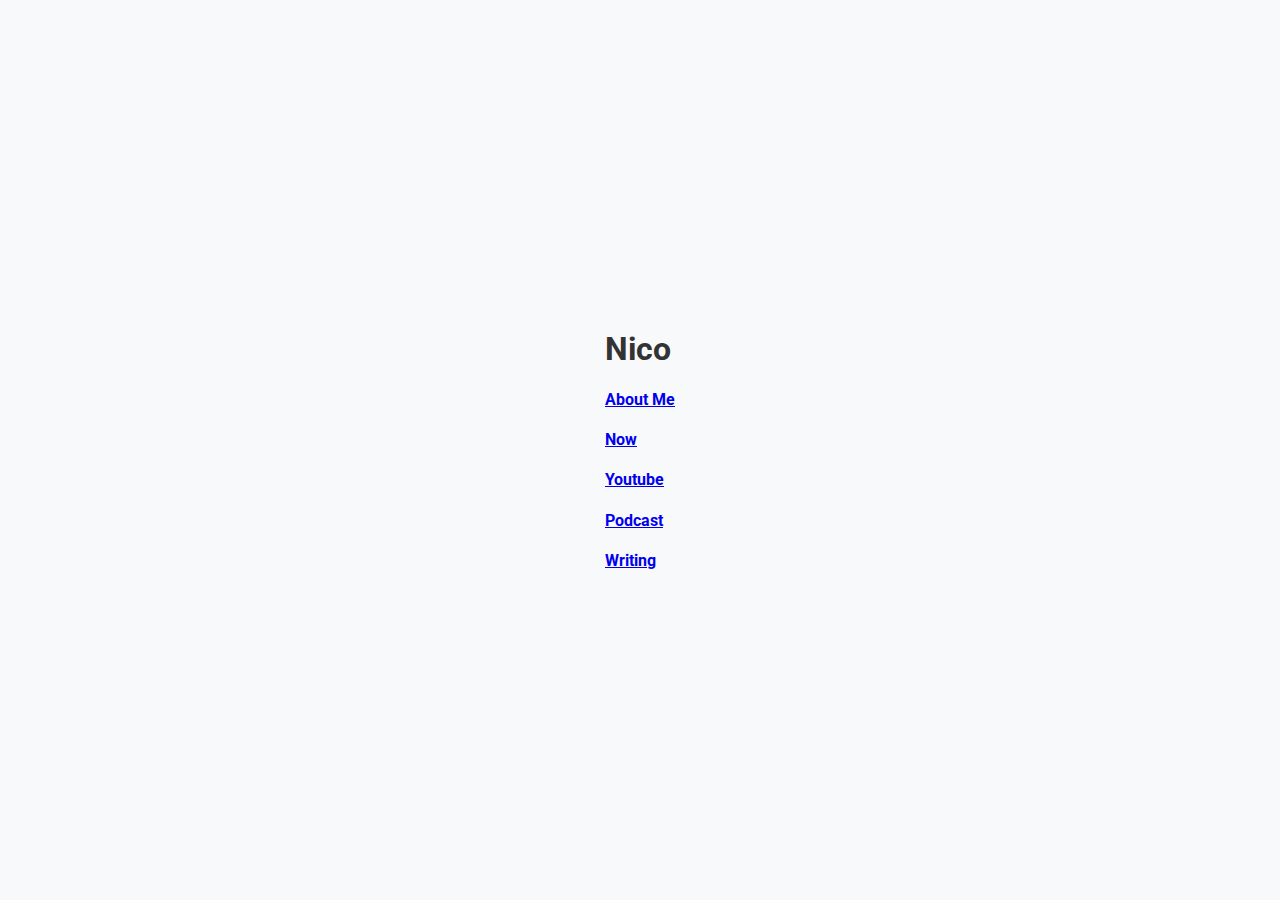
<file: index.html>
<!DOCTYPE html>
<html lang="en">
<head>
    <meta charset="UTF-8">
    <meta name="viewport" content="width=device-width, initial-scale=1.0">
    <title>Nico</title>
    <link rel="preconnect" href="https://fonts.googleapis.com">
    <link rel="preconnect" href="https://fonts.gstatic.com" crossorigin>
    <link href="https://fonts.googleapis.com/css2?family=Roboto:wght@400;500;700&family=Montserrat:wght@400;600&display=swap" rel="stylesheet">
    <style>
        body, html {
            height: 100%; /* Full height */
            margin: 0;
            padding: 0;
            display: flex;
            justify-content: center; /* Center horizontally */
            align-items: center; /* Center vertically */
            font-family: 'Roboto', sans-serif;
            background-color: #f8f9fa;
            color: #333;
        }
        h3 {
            font-weight: 400; /* Non-bold */
        }
        h3 a {
            color: inherit; /* Links use h3 color */
            text-decoration: none; /* No underline */
        }
        h3 a:hover {
            text-decoration: underline; /* Underline on hover */
        }
    </style>
</head>
<body>
    <div>
        <h1>Nico</h1>
        <h4><a href="https://www.pexels.com/photo/orange-and-black-temporarily-closed-for-construction-signage-209717/">About Me</a></h4>
        <h4><a href="now.html">Now</a></h4>
        <h4><a href="https://www.youtube.com/@Nicocun25/videos">Youtube</a></h4>
        <h4><a href="https://podcasters.spotify.com/pod/show/nicocun25">Podcast</a></h4>
        <h4><a href="writing.html">Writing</a></h4>
    </div>
</body>
</html>
</file>
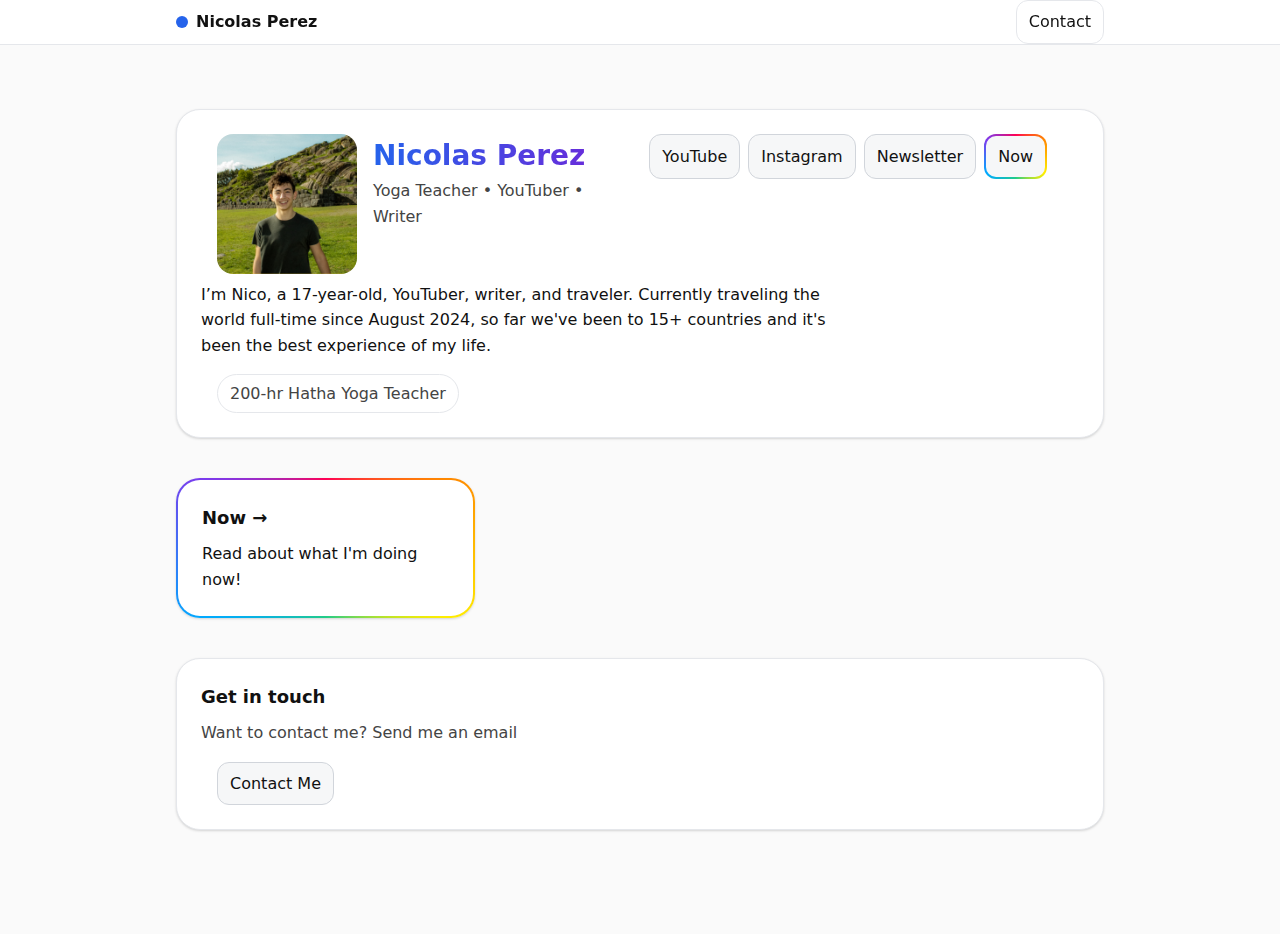
<file: website/index.html>
<!doctype html>
<html lang="en">
<head>
  <meta charset="utf-8" />
  <meta name="viewport" content="width=device-width,initial-scale=1" />
  <title>Nicolas Perez — Personal Site</title>
  <link rel="stylesheet" href="styles.css" />
</head>
<body>
  <!-- Header -->
  <header class="site-header">
    <div class="wrap row between center">
      <div class="row center gap-8">
        <span class="dot dot-emerald"></span>
        <span class="site-name">Nicolas Perez</span>
      </div>
      <div class="row center gap-12">
        <a href="#contact" class="btn btn-ghost">Contact</a>
      </div>
    </div>
  </header>

  <main class="wrap pad-y-64">
    <!-- Hero -->
    <section class="card mb-40">
      <div class="row between start wrap gap-24">
        <div class="row start gap-16">
          <img class="avatar" src="nico.png" alt="Nicolas Perez" loading="lazy" width="800" height="800">
          <div>
            <h1 class="h1">Nicolas Perez</h1>
            <p class="muted">Yoga Teacher • YouTuber • Writer</p>
          </div>
        </div>

        <div class="row wrap gap-8">
          <a class="chip" href="https://www.youtube.com/@Nicocun25">YouTube</a>
          <a class="chip" href="https://www.instagram.com/nicocun25/">Instagram</a>
          <a class="chip" href="https://nicocun.substack.com/">Newsletter</a>
          <a class="chip" href="now.html">Now</a>
        </div>
      </div>

      <p class="lead">
        I’m Nico, a 17-year-old, YouTuber, writer, and traveler. Currently traveling the world full-time since August 2024, so far we've been to 15+ countries and it's been the best experience of my life.
      </p>

      <div class="row wrap gap-8">
        <span class="pill">200-hr Hatha Yoga Teacher</span>
      </div>
    </section>

    <!-- About blocks -->
    <section class="grid-3 mb-40">
      <a href="now.html" class="card card-link">
        <h2 class="h2 mb-8">Now →</h2>
        <p>Read about what I'm doing now!</p>
      </a>
    </section>

    <!-- Contact -->
    <section id="contact" class="mb-40">
      <div class="card">
        <h2 class="h2 mb-8">Get in touch</h2>
        <p class="muted mb-16">
          Want to contact me? Send me an email
        </p>
        <div class="row wrap gap-8">
          <a class="chip" href="mailto:nicocun03@gmail.com">Contact Me</a>
</file>
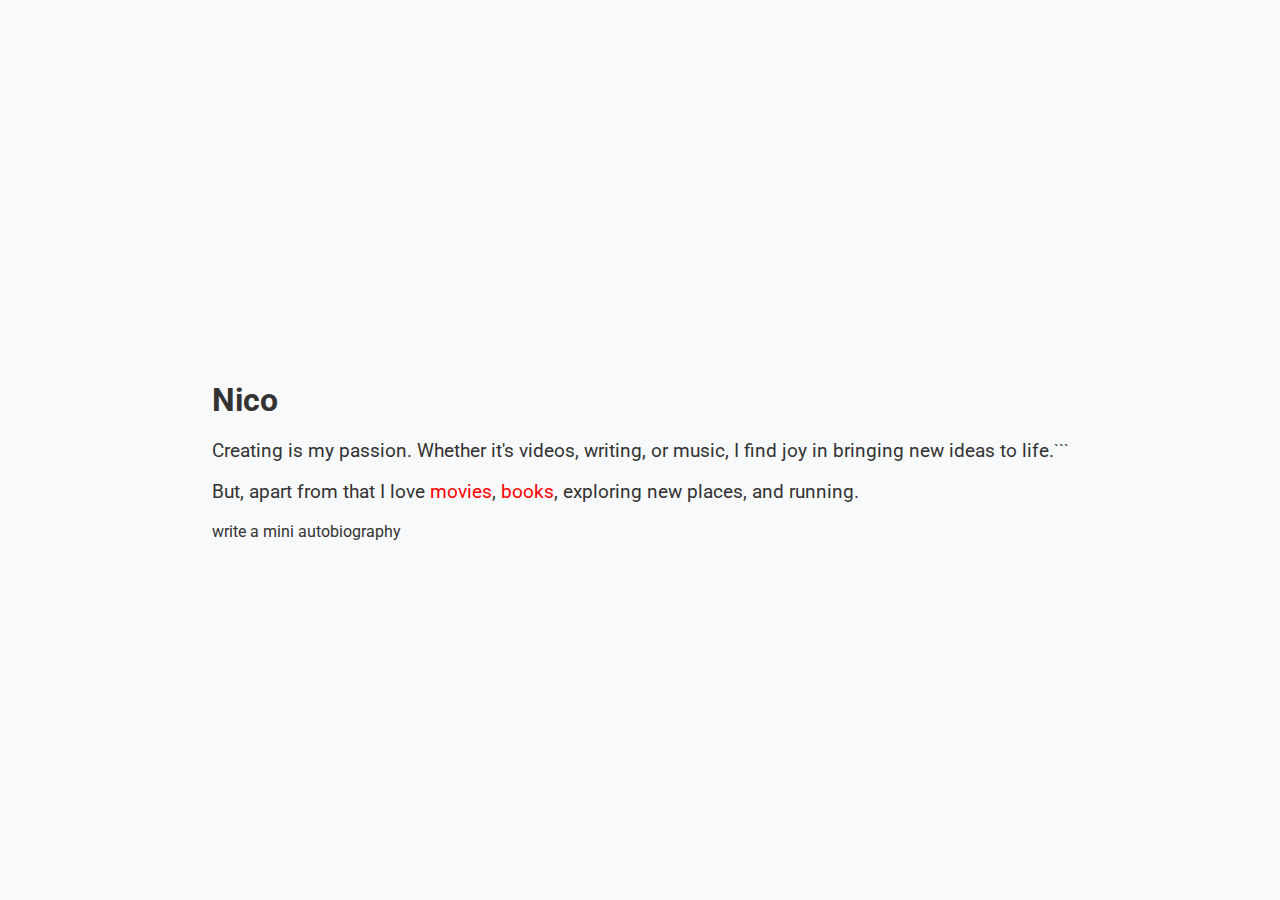
<file: about.html>
<!DOCTYPE html>
<html lang="en">
<head>
    <meta charset="UTF-8">
    <meta name="viewport" content="width=device-width, initial-scale=1.0">
    <title>Nico</title>
    <link rel="preconnect" href="https://fonts.googleapis.com">
    <link rel="preconnect" href="https://fonts.gstatic.com" crossorigin>
    <link href="https://fonts.googleapis.com/css2?family=Roboto:wght@400;500;700&family=Montserrat:wght@400;600&display=swap" rel="stylesheet">
    <style>
        body, html {
            height: 100%; /* Full height */
            margin: 0;
            padding: 0;
            display: flex;
            justify-content: center; /* Center horizontally */
            align-items: center; /* Center vertically */
            font-family: 'Roboto', sans-serif;
            background-color: #f8f9fa;
            color: #333;
        }
        h3 {
            font-weight: 400; /* Non-bold */
        }
        h3 a {
            color: inherit; /* Links use h3 color */
            text-decoration: none; /* No underline */
        }
        h3 a:hover {
            text-decoration: underline; /* Underline on hover */
        }
        .red-text {
            color: red; /* Make the text red */
        }
        h1 a {
            color: #333; /* Ensure Nico is not purple */
            text-decoration: none; /* Ensure Nico is not underlined */
        }
    </style>
</head>
<body>
    <div>
        <h1><a href="index.html" target="_blank">Nico</a></h1>
        <h3><a href="follow.html" target="_blank">Creating is my passion. Whether it's videos, writing, or music, I find joy in bringing new ideas to life.</a></h3> 
        <h3>But, apart from that I love <a href="https://nicocun.notion.site/TOP-100-MOVIES-c70a793f3cf942c6b252c197da2449d3?pvs=74" target="_blank" class="red-text">movies</a>, 
            <a href="https://www.goodreads.com/review/list/169851711-nico-perez?shelf=favorites" target="_blank" class="red-text">books</a>, exploring new places, and running.</h3> 
        write a mini autobiography
    </div>
</body>
</html>
```
</file>
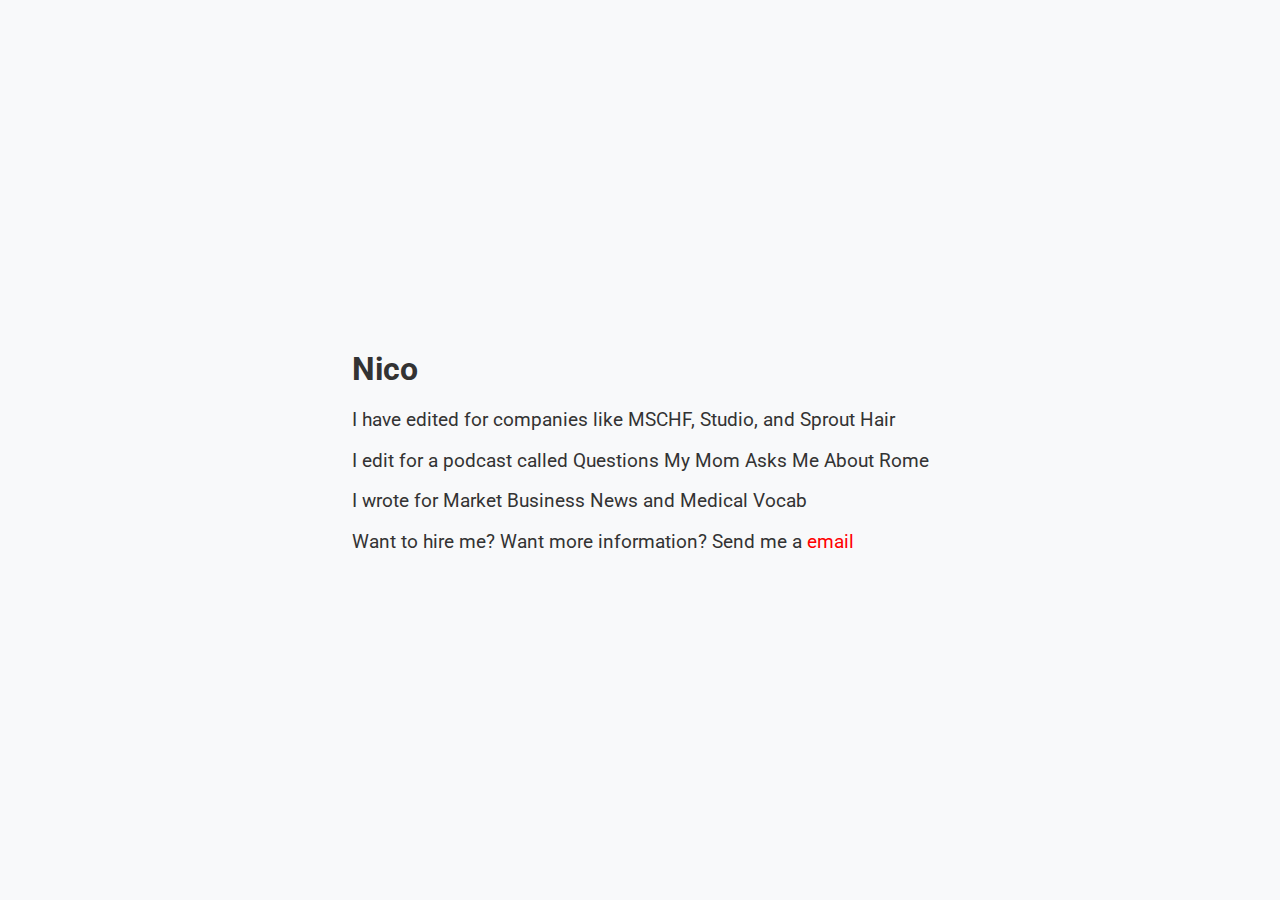
<file: freelance.html>
<!DOCTYPE html>
<html lang="en">
<head>
    <meta charset="UTF-8">
    <meta name="viewport" content="width=device-width, initial-scale=1.0">
    <title>Nico</title>
    <link rel="preconnect" href="https://fonts.googleapis.com">
    <link rel="preconnect" href="https://fonts.gstatic.com" crossorigin>
    <link href="https://fonts.googleapis.com/css2?family=Roboto:wght@400;500;700&family=Montserrat:wght@400;600&display=swap" rel="stylesheet">
    <style>
        body, html {
            height: 100%;
            margin: 0;
            padding: 0;
            display: flex;
            justify-content: center;
            align-items: center; 
            font-family: 'Roboto', sans-serif;
            background-color: #f8f9fa;
            color: #333;
        }
        h3 {
            font-weight: 400;
        }
        h5 {
            font-weight: 400; 
        }
        h3 a {
            color: inherit; 
            text-decoration: none; 
        }
        h3 a:hover {
            text-decoration: underline; 
        }
        .red-text {
            color: red; 
        }
        h1 a {
            color: #333; 
            text-decoration: none;
        }
    </style>
</head>
<body>
    <div>
        <h1><a href="index.html" target="_blank">Nico</a></h1>
        <h3>I have edited for companies like MSCHF, Studio, and Sprout Hair</h3>
        <h3>I edit for a podcast called Questions My Mom Asks Me About Rome</h3>
        <h3>I wrote for Market Business News and Medical Vocab</h3>
        <h3>Want to hire me? Want more information? Send me a <a href="https://mail.google.com/mail/u/0/?fs=1&tf=cm&source=mailto&to=nicocun03@gmail.com" target="_blank" class="red-text">email</a></h3>
    </div>
</body>
</html>
</file>
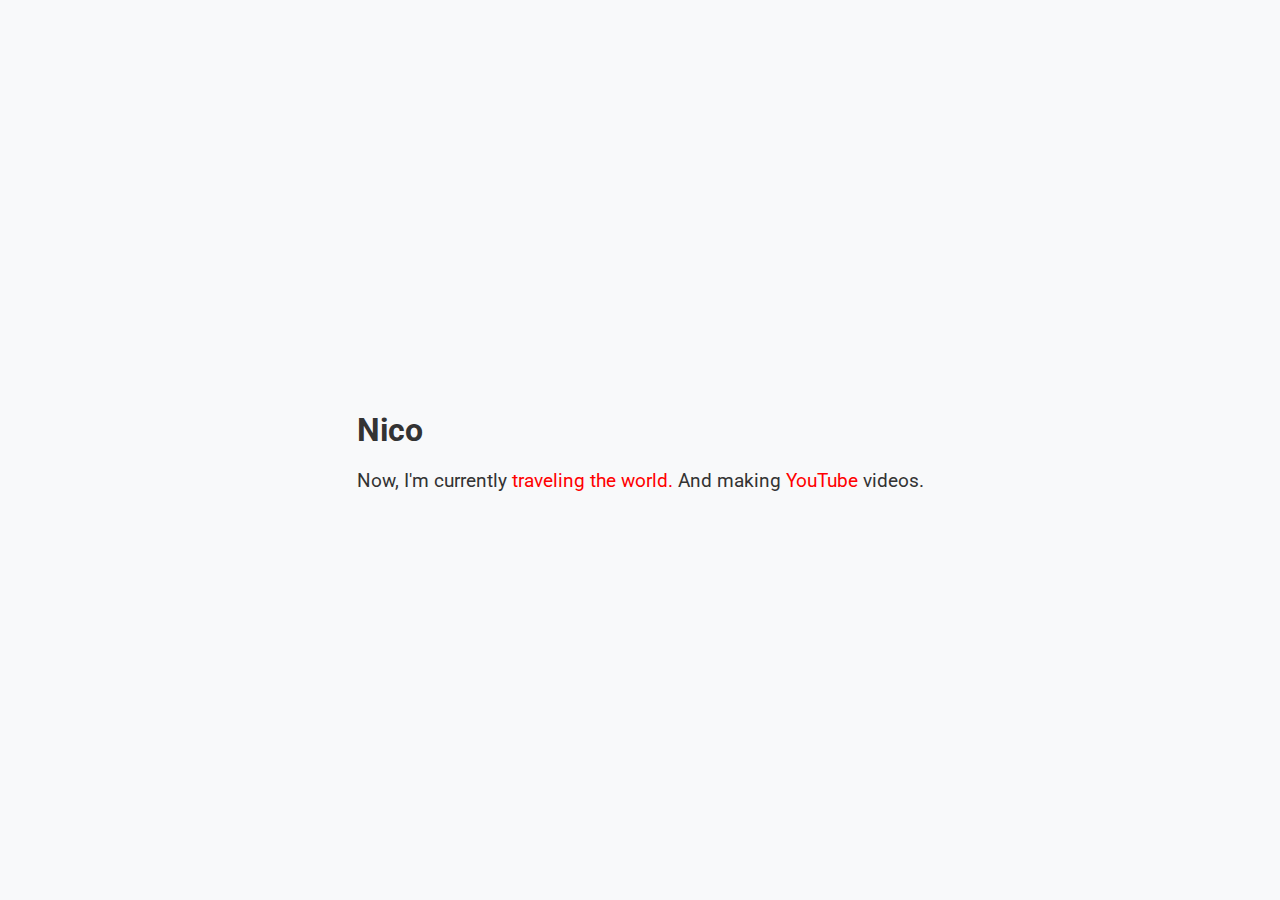
<file: now.html>
<!DOCTYPE html>
<html lang="en">
<head>
    <meta charset="UTF-8">
    <meta name="viewport" content="width=device-width, initial-scale=1.0">
    <title>Nico</title>
    <link rel="preconnect" href="https://fonts.googleapis.com">
    <link rel="preconnect" href="https://fonts.gstatic.com" crossorigin>
    <link href="https://fonts.googleapis.com/css2?family=Roboto:wght@400;500;700&family=Montserrat:wght@400;600&display=swap" rel="stylesheet">
    <style>
        body, html {
            height: 100%; /* Full height */
            margin: 0;
            padding: 0;
            display: flex;
            justify-content: center; /* Center horizontally */
            align-items: center; /* Center vertically */
            font-family: 'Roboto', sans-serif;
            background-color: #f8f9fa;
            color: #333;
        }
        h3 {
            font-weight: 400; /* Non-bold */
        }
        h3 a {
            color: inherit; /* Links use h3 color */
            text-decoration: none; /* No underline */
        }
        h3 a:hover {
            text-decoration: underline; /* Underline on hover */
        }
        .red-text {
            color: red; /* Make the text red */
        }
        h1 a {
            color: #333; /* Ensure Nico is not purple */
            text-decoration: none; /* Ensure Nico is not underlined */
        }
    </style>
</head>
<body>
    <div>
        <h1><a href="index.html" target="_blank">Nico</a></h1>
        <h3>Now, I'm currently <a href="https://www.youtube.com/watch?v=etJ3CUwAKbg" target="_blank" class="red-text">traveling the world.</a> And making <a href="https://www.youtube.com/@Nicocun25" target="_blank" class="red-text">YouTube</a> videos.</h3>
    </div>
</body>
</html>
</file>
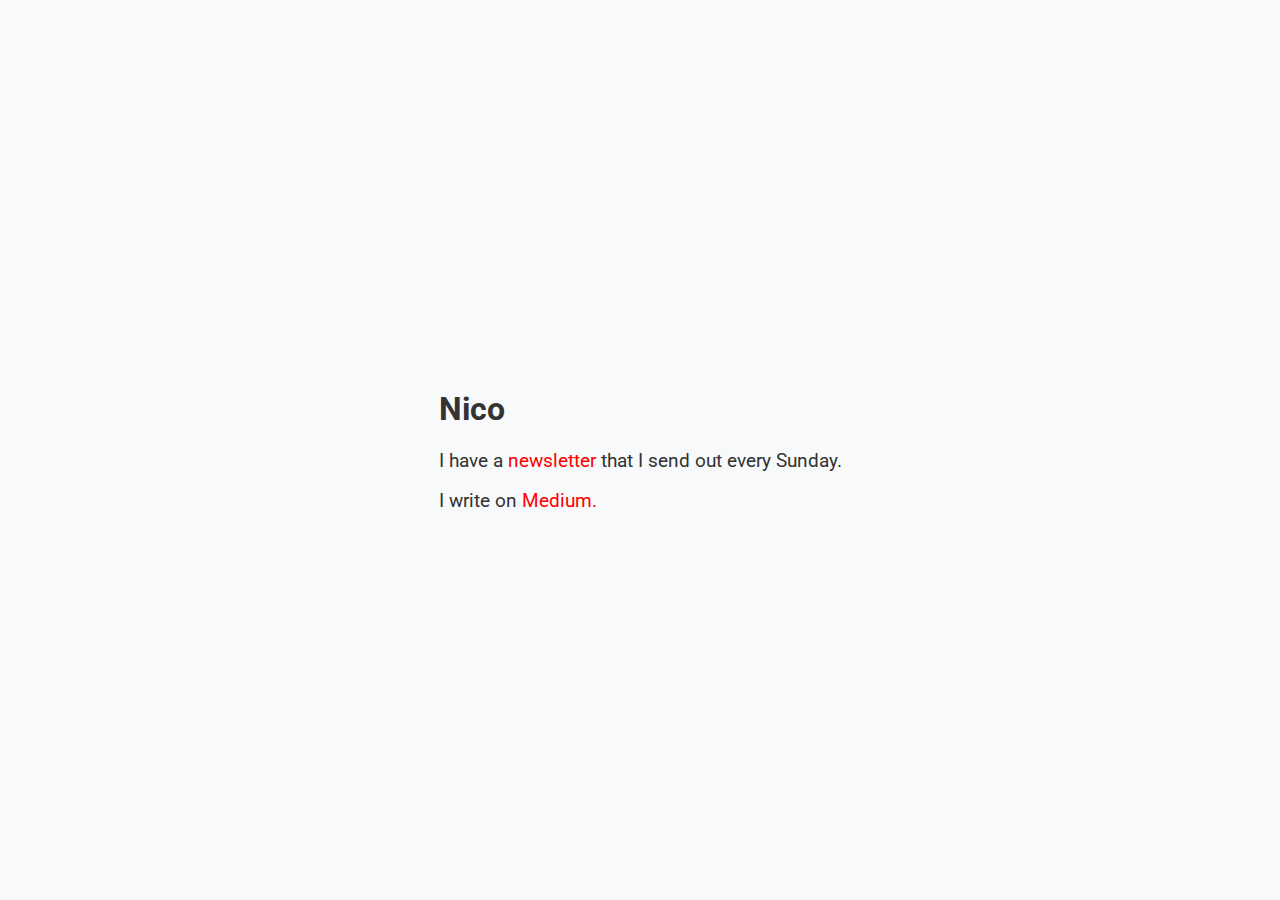
<file: writing.html>
<!DOCTYPE html>
<html lang="en">
<head>
    <meta charset="UTF-8">
    <meta name="viewport" content="width=device-width, initial-scale=1.0">
    <title>Nico</title>
    <link rel="preconnect" href="https://fonts.googleapis.com">
    <link rel="preconnect" href="https://fonts.gstatic.com" crossorigin>
    <link href="https://fonts.googleapis.com/css2?family=Roboto:wght@400;500;700&family=Montserrat:wght@400;600&display=swap" rel="stylesheet">
    <style>
        body, html {
            height: 100%; 
            margin: 0;
            padding: 0;
            display: flex;
            justify-content: center; 
            align-items: center; 
            font-family: 'Roboto', sans-serif;
            background-color: #f8f9fa;
            color: #333;
        }
        h3 {
            font-weight: 400; 
        }
        h5 {
            font-weight: 400; 
        }
        h3 a {
            color: inherit; 
            text-decoration: none; 
        }
        h3 a:hover {
            text-decoration: underline; 
        }
        .red-text {
            color: red; 
        }
        h1 a {
            color: #333; 
            text-decoration: none;
        }
    </style>
</head>
<body>
    <div>
        <h1><a href="index.html" target="_blank">Nico</a></h1>
        <h3>I have a <a href="https://nicocun.substack.com/" target="_blank" class="red-text">newsletter</a> that I send out every Sunday.</h3>
        <h3>I write on <a href="https://medium.com/@nicocun" target="_blank" class="red-text">Medium.</a></h3> 
    </div>
</body>
</html>
</file>
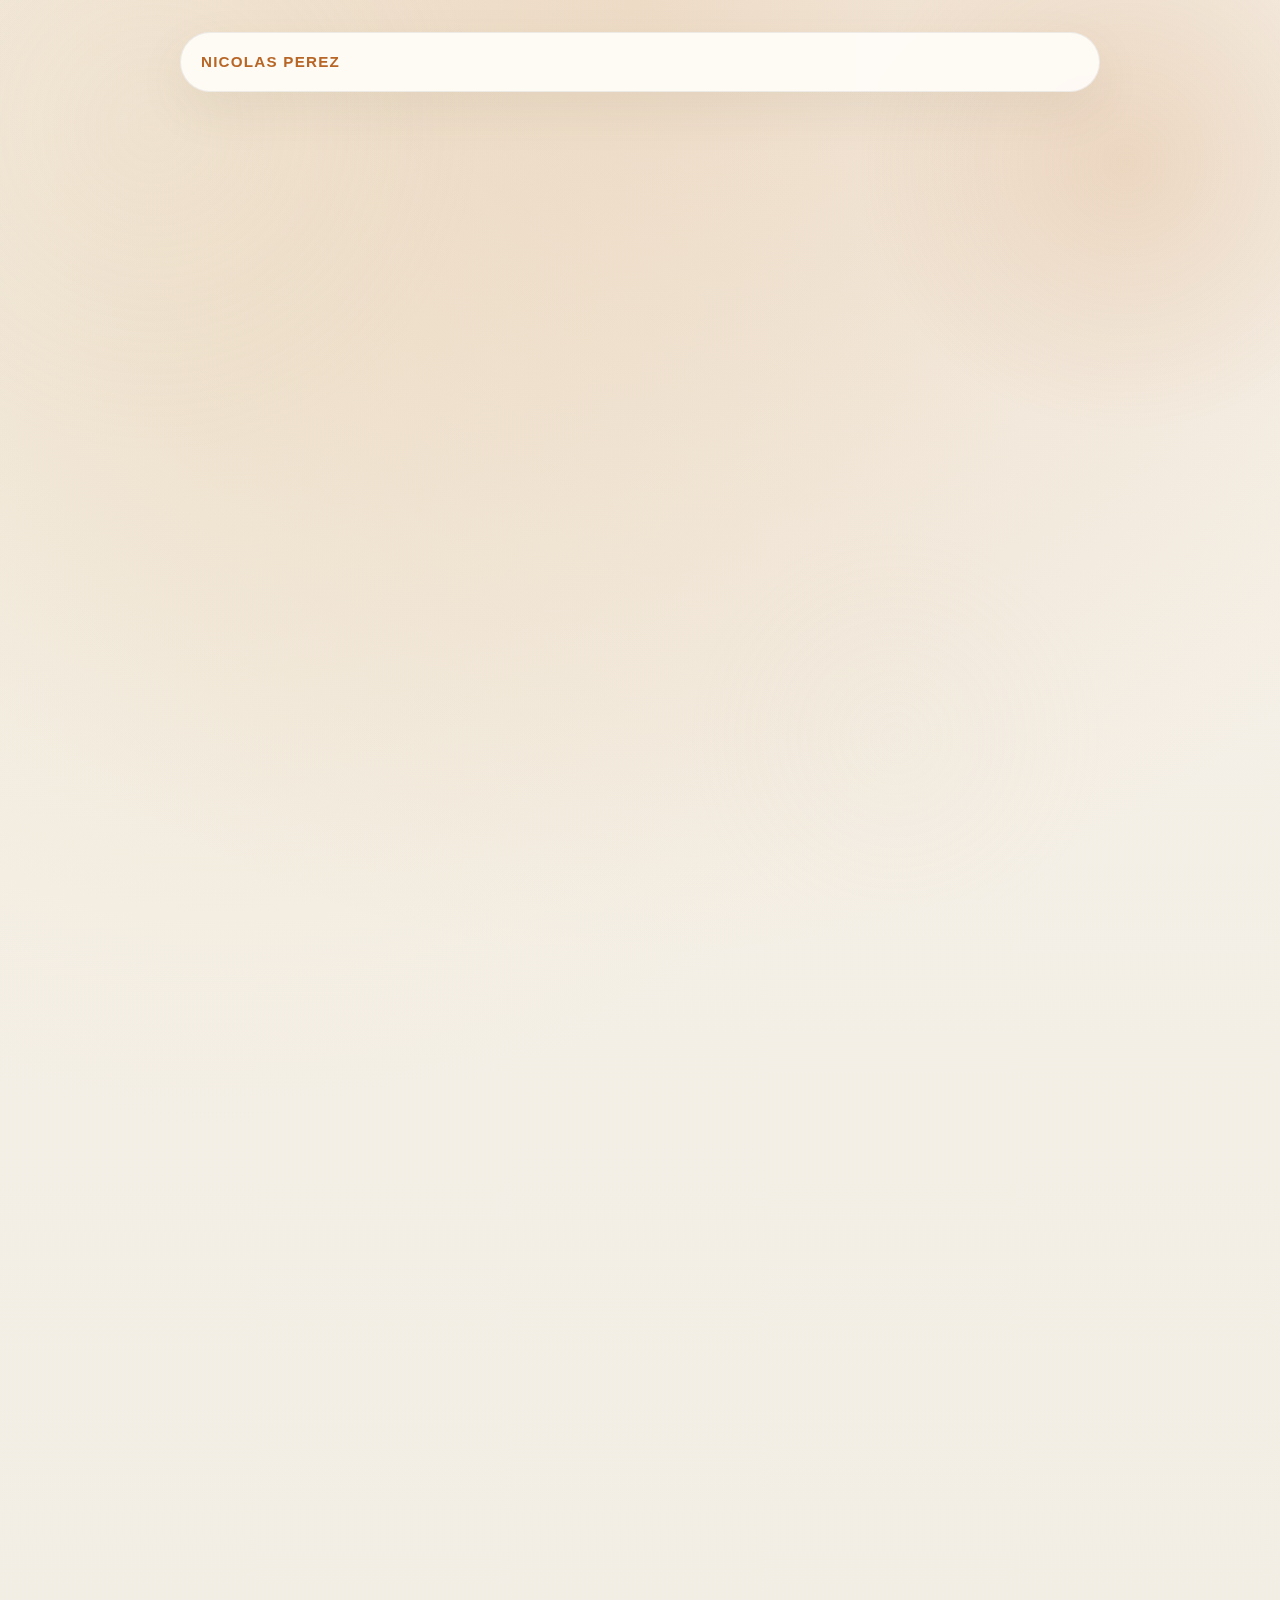
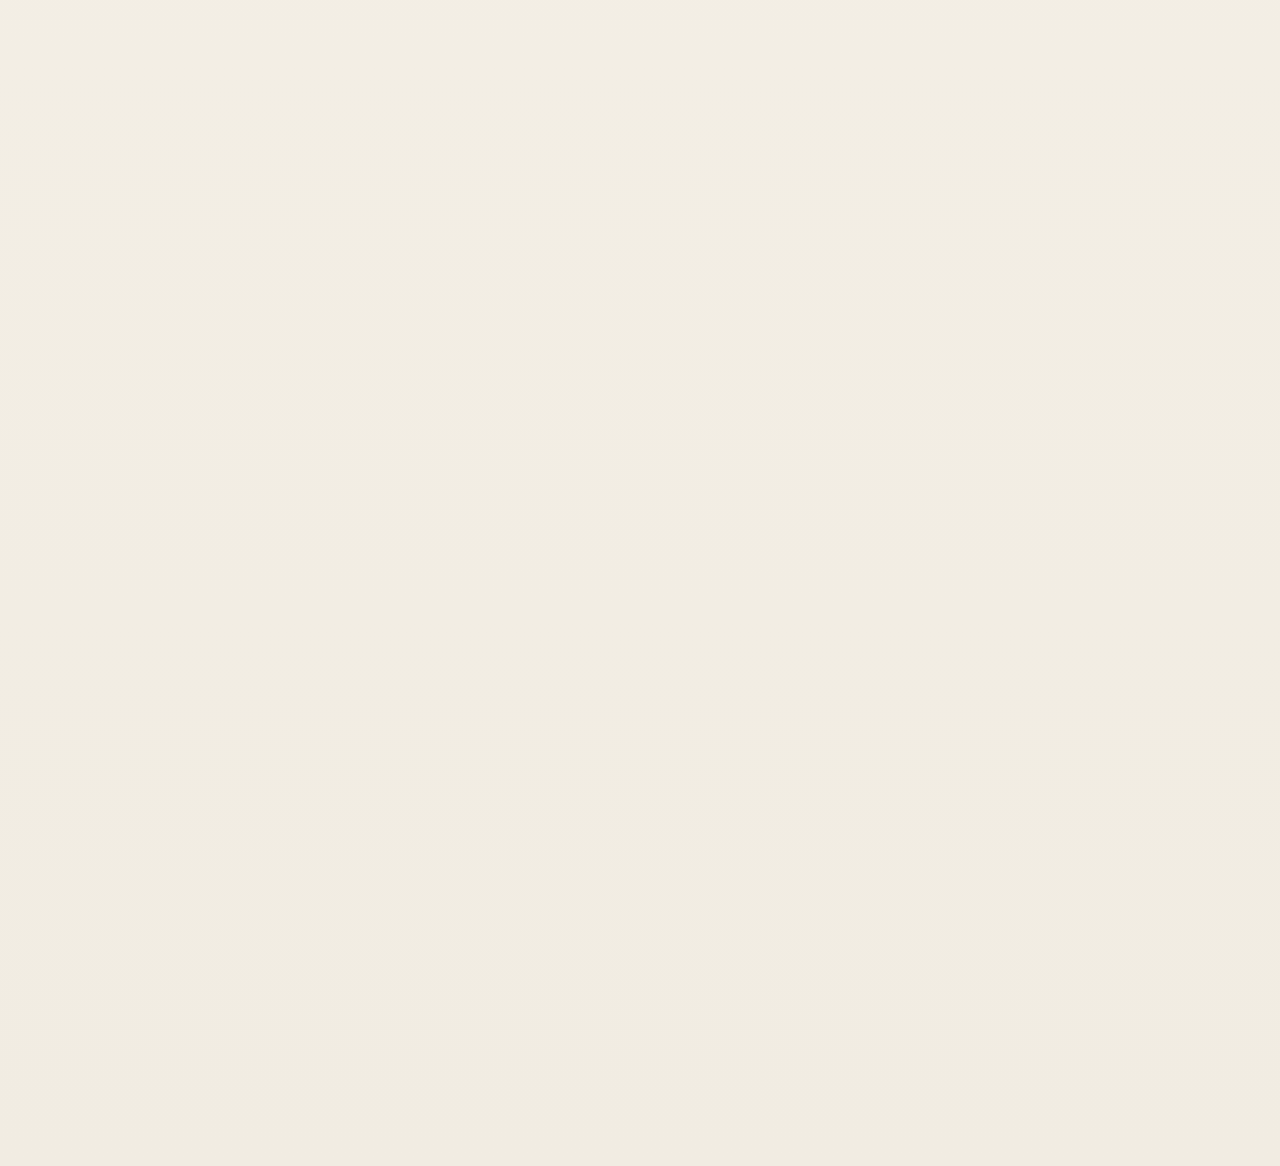
<file: yoga-coaching.html>
<!doctype html>
<html lang="en">
<head>
  <meta charset="utf-8" />
  <meta name="viewport" content="width=device-width, initial-scale=1" />
  <meta name="robots" content="noindex, nofollow" />
  <title>1:1 Yoga Coaching — Nicolas Perez</title>
  <link rel="stylesheet" href="styles/main.css" />
</head>
<body>
  <main class="page-wrapper coaching-page">
    <nav class="site-nav" aria-label="Page">
      <a class="site-nav__brand" href="index.html">Nicolas Perez</a>
    </nav>

    <section class="coaching-hero">
      <div class="coaching-hero__copy fade-in fade-in--1">
        <p class="eyebrow">Private 1:1 Yoga Coaching</p>
        <h1>Private and online yoga sessions built around you.</h1>
        <p class="lede">I'm Nico, a certified teacher offering private and online sessions built around you, your body, your pace, your goals. I've taught at retreats from Bali to juvenile detention centers in Kenya, and I bring that same grounded, playful energy to every session. Whether you're brand new or just need someone to actually meet you where you are. Let's practice!</p>
        <div class="link-row">
          <a class="button" href="mailto:nicocun03@gmail.com?subject=1%3A1%20Yoga%20Coaching&body=Hi%20Nico%2C%0A%0AI%27m%20interested%20in%201%3A1%20yoga%20coaching.%0A%0AName%3A%20%0ALocation%20%2F%20Timezone%3A%20%0AExperience%20with%20yoga%3A%20%0AWhat%20I%27d%20like%20help%20with%3A%20%0AWhether%20I%27m%20looking%20for%20a%20single%20session%20or%20ongoing%20support%3A%20%0AAnything%20else%20you%20should%20know%3A%20%0A%0AThank%20you%21">Ask About Coaching</a>
        </div>
      </div>

      <aside class="coaching-hero__card fade-in fade-in--2" aria-label="Coaching highlights">
        <p class="eyebrow">What This Includes</p>
        <div class="coaching-stat">
          <strong>Tailored sessions</strong>
          <span>Built around your energy, body, injuries, and goals.</span>
        </div>
        <div class="coaching-stat">
          <strong>Beginner-friendly</strong>
          <span>No need to be flexible, experienced, or “good” at yoga.</span>
        </div>
        <div class="coaching-stat">
          <strong>Practice with depth</strong>
          <span>Movement, pranayama, Yoga Nidra, stillness, and the inner side of the work.</span>
        </div>
      </aside>
    </section>

    <section class="stack">
      <section class="panel fade-in fade-in--2" aria-label="Training path">
        <p class="eyebrow">Training Path</p>
        <div class="project-visual project-visual--yoga" aria-hidden="true">
          <span>200h + 25h + 200h</span>
          <small>training path</small>
        </div>
        <p>I’ve completed 200 hours of Hatha training, assisted in a 25-hour Yoga Nidra training, and I have another 200 hours focused on Power and Vinyasa coming up as an assistant with a scholarship.</p>
      </section>

      <section class="coaching-grid" aria-label="Coaching focus areas">
        <article class="panel fade-in fade-in--2">
          <p class="eyebrow">For You If</p>
          <h2>You want focus, calm, and connection again.</h2>
          <p>Young men, or anyone else who resonates, who feel constantly distracted, disconnected, or stuck in their head, and want to rebuild focus, calm, and connection through Yoga, Pranayama, and Yoga Nidra.</p>
        </article>

        <article class="panel fade-in fade-in--3">
          <p class="eyebrow">Possible Focus</p>
          <h2>Mobility, strength, Yoga Nidra, pranayama, and steadiness.</h2>
          <p>Sessions can focus on flexibility, functional movement, recovery, stress relief, meditation, Yoga Nidra, or building a sustainable home practice.</p>
        </article>

        <article class="panel fade-in fade-in--4">
          <p class="eyebrow">Format</p>
          <h2>Private and adaptable.</h2>
          <p>Online sessions available across time zones. We can shape the work around what is realistic for you.</p>
        </article>
      </section>

      <section class="coaching-callout fade-in fade-in--4">
        <p class="eyebrow">How I Teach</p>
        <h2>I care more about honesty, consistency, and having fun than performance.</h2>
        <p>My approach is grounded, encouraging, and playful. The Yoga Sutras of Patanjali tell us to remain “stable” and to be “comfortable.” I’m not trying to force you into perfect-looking shapes, but rather ones where you can breathe deeply and keep your heart open. I’m trying to help you feel better in your body, understand what you’re doing, and create something real enough to stay with you beyond a single class.</p>
        <ul class="coaching-list">
          <li>Support for complete beginners or people returning after time away.</li>
          <li>Sessions shaped around your body rather than a generic sequence.</li>
          <li>Space for both physical practice and the deeper inner side of yoga.</li>
        </ul>
      </section>

      <section class="cta-panel fade-in fade-in--5">
        <p class="eyebrow">Reach Out</p>
        <h2>If you’re interested, send me a note.</h2>
        <p>Tell me a little about where you are, what you want help with, and whether you’re looking for a single session or something ongoing.</p>
        <div class="link-row">
          <a class="button" href="mailto:nicocun03@gmail.com?subject=1%3A1%20Yoga%20Coaching&body=Hi%20Nico%2C%0A%0AI%27m%20interested%20in%201%3A1%20yoga%20coaching.%0A%0AName%3A%20%0ALocation%20%2F%20Timezone%3A%20%0AExperience%20with%20yoga%3A%20%0AWhat%20I%27d%20like%20help%20with%3A%20%0AWhether%20I%27m%20looking%20for%20a%20single%20session%20or%20ongoing%20support%3A%20%0AAnything%20else%20you%20should%20know%3A%20%0A%0AThank%20you%21">Email Nico</a>
        </div>
        <p class="coaching-note">No pressure, just send a note and we can see if it feels like a fit.</p>
      </section>
    </section>
  </main>
</body>
</html>
</file>
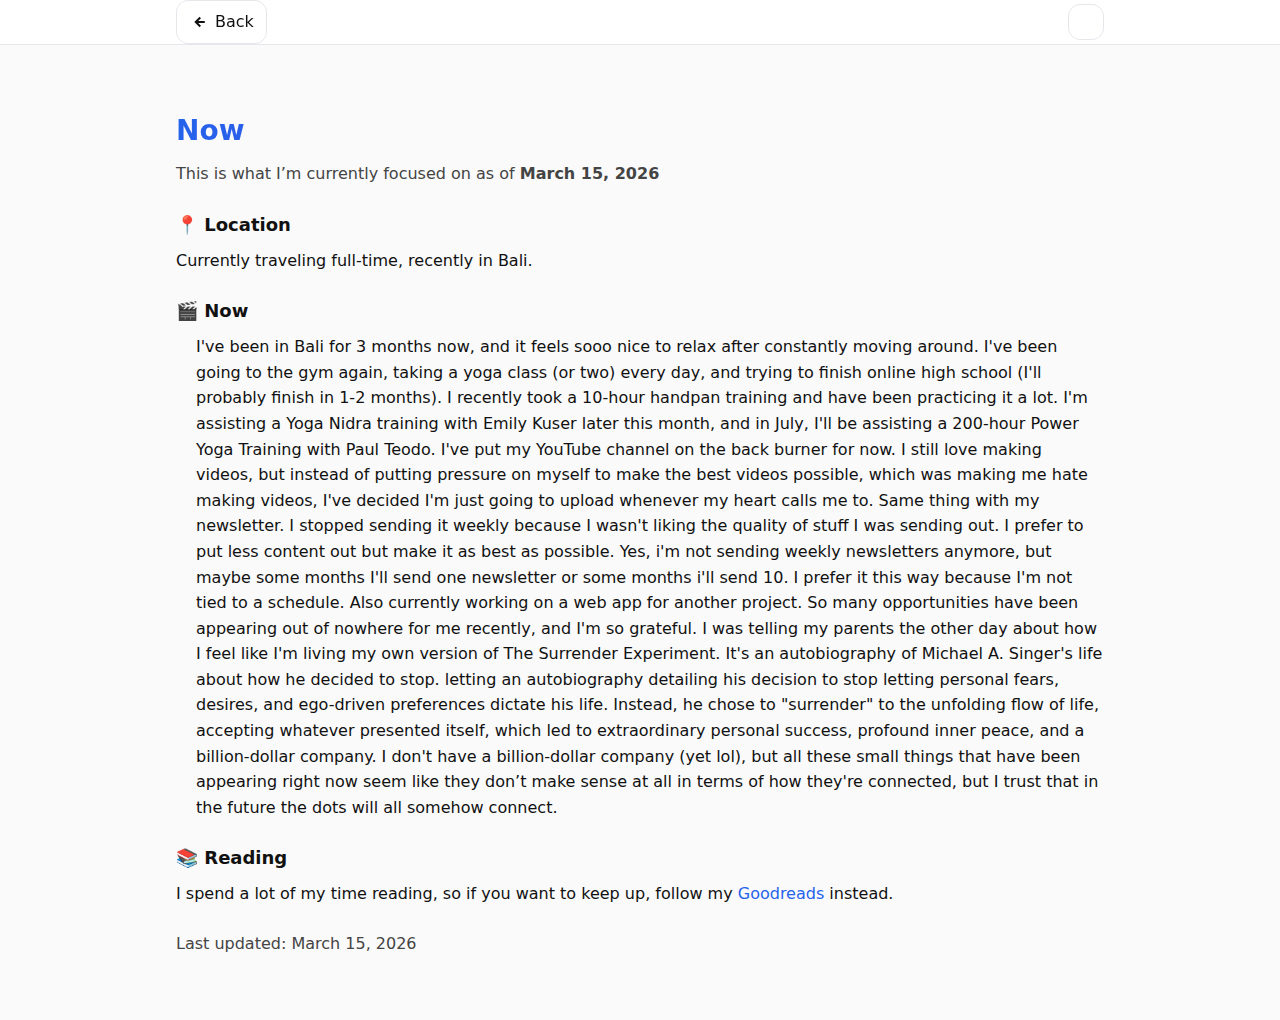
<file: website/now.html>
<!doctype html>
<html lang="en" class="dark">
<head>
  <meta charset="utf-8" />
  <meta name="viewport" content="width=device-width,initial-scale=1" />
  <title>Now — Nicolas Perez</title>
  <link rel="stylesheet" href="styles.css" />
</head>
<body>
  <header class="site-header">
    <div class="wrap row between center">
      <a class="btn btn-ghost row center gap-8" href="index.html">
        <svg class="icon" viewBox="0 0 24 24" aria-hidden="true"><path d="M15 18 9 12l6-6"/><path d="M21 12H9"/></svg>
        Back
      </a>
      <button class="icon-btn" id="themeToggle" aria-label="Toggle theme">
        <svg class="icon icon-sun" viewBox="0 0 24 24"><path d="M12 4V2M12 22v-2M4 12H2m20 0h-2M5 5 3.5 3.5M20.5 20.5 19 19M5 19 3.5 20.5M20.5 3.5 19 5"/><circle cx="12" cy="12" r="4"/></svg>
        <svg class="icon icon-moon" viewBox="0 0 24 24"><path d="M21 12.79A9 9 0 1 1 11.21 3 7 7 0 0 0 21 12.79z"/></svg>
      </button>
    </div>
  </header>

  <main class="wrap pad-y-64">
    <h1 class="h1 mb-8">Now</h1>
    <p class="muted mb-24">
      This is what I’m currently focused on as of <strong>March 15, 2026</strong> 
    </p>

    <section class="mb-24">
      <h2 class="h2 mb-8">📍 Location</h2>
      <p>Currently traveling full-time, recently in Bali.</p>
    </section>

    <section class="mb-24">
      <h2 class="h2 mb-8">🎬 Now</h2>
      <ul class="list">
        <p>I've been in Bali for 3 months now, and it feels sooo nice to relax after constantly moving around. I've been going to the gym again, taking a yoga class (or two) every day, and trying to finish online high school (I'll probably finish in 1-2 months). I recently took a 10-hour handpan training and have been practicing it a lot. I'm assisting a Yoga Nidra training with Emily Kuser later this month, and in July, I'll be assisting a 200-hour Power Yoga Training with Paul Teodo. I've put my YouTube channel on the back burner for now. I still love making videos, but instead of putting pressure on myself to make the best videos possible, which was making me hate making videos, I've decided I'm just going to upload whenever my heart calls me to. Same thing with my newsletter. I stopped sending it weekly because I wasn't liking the quality of stuff I was sending out. I prefer to put less content out but make it as best as possible. Yes, i'm not sending weekly newsletters anymore, but maybe some months I'll send one newsletter or some months i'll send 10. I prefer it this way because I'm not tied to a schedule.  Also currently working on a web app for another project. So many opportunities have been appearing out of nowhere for me recently, and I'm so grateful. I was telling my parents the other day about how I feel like I'm living my own version of The Surrender Experiment. It's an autobiography of Michael A. Singer's life about how he decided to stop. letting an autobiography detailing his decision to stop letting personal fears, desires, and ego-driven preferences dictate his life. Instead, he chose to "surrender" to the unfolding flow of life, accepting whatever presented itself, which led to extraordinary personal success, profound inner peace, and a billion-dollar company. I don't have a billion-dollar company (yet lol), but all these small things that have been appearing right now seem like they don’t make sense at all in terms of how they're connected, but I trust that in the future the dots will all somehow connect. </p>


       
    </section>

    <section class="mb-24">
      <h2 class="h2 mb-8">📚 Reading</h2>
      <p>I spend a lot of my time reading, so if you want to keep up,
        follow my <a class="link" href="https://goodreads.com">Goodreads</a> instead.</p>
    </section>



    <footer class="muted center">Last updated: March 15, 2026</footer>
  </main>

  <script>
    const root = document.documentElement;
    const toggle = document.getElementById('themeToggle');
    const saved = localStorage.getItem('theme');
    if (saved) root.classList.toggle('dark', saved === 'dark');
    toggle.addEventListener('click', () => {
      root.classList.toggle('dark');
      localStorage.setItem('theme', root.classList.contains('dark') ? 'dark' : 'light');
    });
  </script>
</body>
</html>
</file>
<file: styles/main.css>
:root {
  --color-primary: #b86626;
  --color-secondary: #6f737b;
  --color-background: #f1ece2;
  --color-text: #2c3441;
  --color-accent: #c97733;
  --bg: var(--color-background);
  --surface: rgba(255, 252, 247, 0.92);
  --surface-strong: #fbf7ef;
  --text: var(--color-text);
  --muted: var(--color-secondary);
  --border: rgba(44, 52, 65, 0.08);
  --accent: var(--color-primary);
  --accent-soft: #efe4cf;
  --focus-ring: rgba(201, 119, 51, 0.24);
  --shadow: 0 18px 50px rgba(101, 84, 52, 0.08);
  --green-rgb: 239, 228, 207;
  --orange-rgb: 201, 119, 51;
}

*,
*::before,
*::after {
  box-sizing: border-box;
}

html {
  font-size: 16px;
}

body {
  margin: 0;
  min-height: 100vh;
  background:
    radial-gradient(circle at top, rgba(var(--orange-rgb), 0.16), transparent 34%),
    radial-gradient(circle at 18% 12%, rgba(var(--green-rgb), 0.65), transparent 30%),
    linear-gradient(180deg, #f6f1e8 0%, var(--color-background) 100%);
  color: var(--color-text);
  font-family: Helvetica, "Helvetica Neue", Arial, sans-serif;
  font-size: 1rem;
  line-height: 1.7;
}

img {
  display: block;
  max-width: 100%;
}

a {
  color: var(--color-primary);
  text-decoration-thickness: 1px;
  text-underline-offset: 0.2em;
  transition:
    color 180ms ease,
    text-decoration-color 180ms ease,
    box-shadow 180ms ease,
    background-color 180ms ease,
    border-color 180ms ease;
}

a:hover {
  color: var(--color-accent);
}

a:focus-visible,
button:focus-visible,
.button:focus-visible {
  outline: 3px solid var(--focus-ring);
  outline-offset: 3px;
}

button,
.button {
  display: inline-flex;
  align-items: center;
  justify-content: center;
  gap: 0.5rem;
  border: 1px solid transparent;
  border-radius: 999px;
  background: var(--color-primary);
  color: #fffdf9;
  font: inherit;
  font-weight: 700;
  line-height: 1.2;
  padding: 0.75rem 1.25rem;
  text-decoration: none;
  cursor: pointer;
  transition:
    background-color 180ms ease,
    color 180ms ease,
    box-shadow 180ms ease,
    transform 180ms ease;
}

button:hover,
button:focus-visible,
.button:hover,
.button:focus-visible {
  background: var(--color-accent);
}

button:active,
.button:active {
  transform: translateY(1px);
}

.page-wrapper {
  width: min(100% - 2rem, 920px);
  margin: 0 auto;
  padding: 2rem 0 4rem;
}

.site-nav {
  display: flex;
  align-items: center;
  justify-content: space-between;
  gap: 1rem;
  padding: 1rem 1.25rem;
  margin-bottom: 3rem;
  border: 1px solid var(--border);
  border-radius: 999px;
  background: var(--surface);
  backdrop-filter: blur(10px);
  box-shadow: var(--shadow);
}

.site-nav__brand {
  font-size: 0.95rem;
  font-weight: 700;
  letter-spacing: 0.08em;
  text-decoration: none;
  text-transform: uppercase;
}

.site-nav__links {
  display: flex;
  flex-wrap: wrap;
  justify-content: flex-end;
  gap: 1rem;
}

.site-nav__links a {
  padding-bottom: 0.15rem;
  border-bottom: 1px solid transparent;
  color: var(--muted);
  text-decoration: none;
  transition: color 180ms ease, border-color 180ms ease;
}

.site-nav__links a:hover,
.site-nav__links a:focus-visible,
.site-nav__links a[aria-current="page"] {
  color: var(--color-accent);
  border-color: currentColor;
}

.home-page .site-nav__links a[href="freelance.html"] {
  display: inline-flex;
  align-items: center;
  padding: 0.3rem 0.8rem;
  border: 1px solid rgba(var(--orange-rgb), 0.24);
  border-radius: 999px;
  background: rgba(var(--orange-rgb), 0.1);
  color: var(--color-primary);
  box-shadow: 0 8px 18px rgba(var(--orange-rgb), 0.12);
  line-height: 1.2;
}

.home-page .site-nav__links a[href="freelance.html"]:hover,
.home-page .site-nav__links a[href="freelance.html"]:focus-visible {
  border-color: rgba(var(--orange-rgb), 0.34);
  background: rgba(var(--orange-rgb), 0.16);
  color: var(--color-accent);
}

h1,
h2,
h3 {
  margin: 0 0 0.75rem;
  font-family: inherit;
  font-weight: 700;
  letter-spacing: -0.03em;
  line-height: 1.15;
}

h1 {
  font-size: clamp(2.5rem, 7vw, 4.75rem);
}

h2 {
  font-size: clamp(1.75rem, 4vw, 2.6rem);
}

h3 {
  font-size: clamp(1.2rem, 2vw, 1.6rem);
}

p {
  margin: 0;
  font-size: clamp(1rem, 1.2vw, 1.125rem);
}

p + p {
  margin-top: 1rem;
}

.eyebrow {
  margin-bottom: 0.75rem;
  color: var(--color-primary);
  font-size: 0.82rem;
  font-weight: 700;
  letter-spacing: 0.16em;
  text-transform: uppercase;
}

.lede {
  max-width: 38rem;
  color: var(--muted);
  font-size: 1.1rem;
}

.hero,
.page-header,
.panel,
.card-link {
  border: 1px solid var(--border);
  background: var(--surface-strong);
  box-shadow: var(--shadow);
}

.hero,
.page-header {
  padding: 2rem;
  border-radius: 2rem;
}

.showcase-header {
  position: relative;
  overflow: hidden;
}

.showcase-header::after {
  content: "";
  position: absolute;
  inset: auto -4rem -5rem auto;
  width: 14rem;
  height: 14rem;
  border-radius: 50%;
  background: radial-gradient(circle, rgba(var(--orange-rgb), 0.2), rgba(var(--orange-rgb), 0));
  pointer-events: none;
}

.hero {
  display: grid;
  grid-template-columns: 132px minmax(0, 1fr);
  gap: 1.5rem;
  align-items: center;
}

.avatar {
  width: 132px;
  height: 132px;
  border-radius: 1.5rem;
  object-fit: cover;
}

.card-grid {
  display: grid;
  grid-template-columns: repeat(2, minmax(0, 1fr));
  gap: 1rem;
  margin-top: 1.5rem;
}

.showcase-grid,
.mini-grid,
.stat-row,
.portfolio-list {
  display: grid;
  gap: 1rem;
}

.showcase-grid {
  grid-template-columns: repeat(2, minmax(0, 1fr));
  margin-top: 1.5rem;
}

.mini-grid {
  grid-template-columns: repeat(2, minmax(0, 1fr));
  margin-top: 1.25rem;
}

.stat-row {
  grid-template-columns: repeat(3, minmax(0, 1fr));
  margin-top: 0.5rem;
}

.name-strip,
.timeline-panel,
.cta-panel {
  padding: 1.5rem;
  border: 1px solid var(--border);
  border-radius: 1.75rem;
  box-shadow: var(--shadow);
}

.name-strip {
  display: grid;
  gap: 0.9rem;
  margin-top: 1.5rem;
  background:
    linear-gradient(135deg, rgba(255, 253, 249, 0.98), rgba(231, 238, 220, 0.88));
}

.name-strip__label {
  font-size: 0.82rem;
  font-weight: 700;
  letter-spacing: 0.14em;
  text-transform: uppercase;
  color: var(--color-primary);
}

.name-strip__items {
  display: flex;
  flex-wrap: wrap;
  gap: 0.75rem;
}

.name-strip__items span,
.proof-badge {
  display: inline-flex;
  align-items: center;
  padding: 0.45rem 0.75rem;
  border: 1px solid rgba(var(--green-rgb), 0.18);
  border-radius: 999px;
  background: rgba(255, 253, 249, 0.82);
  font-size: 0.88rem;
  font-weight: 700;
}

.proof-badge {
  text-decoration: none;
}

.proof-badge--accent {
  background: rgba(var(--orange-rgb), 0.14);
  border-color: rgba(var(--orange-rgb), 0.3);
  color: var(--color-primary);
}

.proof-badge--accent:hover,
.proof-badge--accent:focus-visible {
  background: rgba(var(--orange-rgb), 0.2);
  color: var(--color-accent);
}

a.proof-badge[href="yoga-coaching.html"] {
  background: linear-gradient(135deg, var(--color-primary), var(--color-accent));
  border-color: transparent;
  color: #fffdf9;
  box-shadow: 0 10px 24px rgba(var(--orange-rgb), 0.24);
  transform-origin: center;
}

a.proof-badge[href="yoga-coaching.html"]:hover,
a.proof-badge[href="yoga-coaching.html"]:focus-visible {
  background: linear-gradient(135deg, var(--color-accent), var(--color-primary));
  color: #fffdf9;
  transform: translateY(-1px) scale(1.03);
  box-shadow: 0 14px 28px rgba(var(--orange-rgb), 0.3);
}

@media (prefers-reduced-motion: no-preference) {
  a.proof-badge[href="yoga-coaching.html"] {
    animation: coaching-badge-pop 1.9s ease-in-out infinite;
  }
}

@keyframes coaching-badge-pop {
  0%, 100% {
    transform: translateY(0);
    box-shadow: 0 10px 24px rgba(var(--orange-rgb), 0.24);
  }
  50% {
    transform: translateY(-2px);
    box-shadow: 0 16px 30px rgba(var(--orange-rgb), 0.3);
  }
}

.portfolio-section {
  display: grid;
  gap: 1.25rem;
  padding: 1.5rem;
  border: 1px solid var(--border);
  border-radius: 2rem;
  box-shadow: var(--shadow);
}

.portfolio-section--personal {
  background:
    linear-gradient(145deg, rgba(255, 253, 249, 0.98), rgba(229, 238, 219, 0.82));
}

.portfolio-section--client {
  background:
    linear-gradient(145deg, rgba(250, 247, 241, 0.98), rgba(245, 223, 199, 0.84));
}

.portfolio-section__intro {
  max-width: 42rem;
}

.portfolio-list {
  grid-template-columns: repeat(2, minmax(0, 1fr));
}

.card-link,
.panel {
  border-radius: 1.5rem;
  padding: 1.5rem;
}

.card-link {
  text-decoration: none;
}

.card-link p,
.panel p {
  color: var(--muted);
}

.project-card,
.mini-card,
.stat-chip,
.portfolio-item {
  position: relative;
  overflow: hidden;
  border: 1px solid var(--border);
  border-radius: 1.75rem;
  box-shadow: var(--shadow);
}

.project-card {
  min-height: 260px;
  padding: 1.5rem;
  color: var(--color-text);
}

.portfolio-item {
  padding: 1.4rem;
  background: rgba(255, 253, 249, 0.88);
}

.portfolio-item--compact {
  padding: 1.2rem;
  align-self: start;
}

.project-visual {
  display: grid;
  align-content: end;
  gap: 0.1rem;
  min-height: 9rem;
  margin-bottom: 1rem;
  padding: 1rem;
  border-radius: 1.35rem;
  background: linear-gradient(155deg, rgba(255, 248, 238, 0.96), rgba(231, 238, 220, 0.9));
}

.project-visual span {
  font-size: clamp(1.35rem, 3vw, 2.4rem);
  font-weight: 700;
  line-height: 1;
  letter-spacing: -0.04em;
}

.project-visual small {
  font-size: 0.82rem;
  font-weight: 700;
  letter-spacing: 0.08em;
  text-transform: uppercase;
  color: var(--muted);
}

.project-visual--youtube {
  background: linear-gradient(145deg, rgba(248, 229, 214, 0.98), rgba(255, 248, 238, 0.98));
}

.project-visual--podcast {
  background: linear-gradient(145deg, rgba(255, 248, 238, 0.98), rgba(244, 225, 202, 0.98));
}

.project-visual--newsletter {
  background: linear-gradient(145deg, rgba(255, 253, 249, 0.98), rgba(229, 238, 219, 0.9));
}

.project-visual--yoga {
  background: linear-gradient(145deg, rgba(229, 238, 219, 0.94), rgba(255, 247, 238, 0.98));
}

.project-visual--app {
  background: linear-gradient(145deg, rgba(245, 223, 199, 0.96), rgba(255, 248, 238, 0.98));
}

.project-visual--freelance {
  background: linear-gradient(145deg, rgba(247, 231, 213, 0.96), rgba(255, 253, 249, 0.98));
}

.project-visual--writing {
  background: linear-gradient(145deg, rgba(255, 253, 249, 0.98), rgba(239, 242, 233, 0.94));
}

.project-visual--media {
  background: linear-gradient(145deg, rgba(229, 238, 219, 0.86), rgba(255, 248, 238, 0.98));
}

.project-visual--translation {
  background: linear-gradient(145deg, rgba(245, 223, 199, 0.88), rgba(255, 253, 249, 0.98));
}

.proof-row {
  display: flex;
  flex-wrap: wrap;
  gap: 0.55rem;
  margin-top: 1rem;
}

.portfolio-item--dark {
  background:
    linear-gradient(145deg, rgba(255, 248, 238, 0.98), rgba(229, 238, 219, 0.92));
  border-color: rgba(var(--green-rgb), 0.24);
  box-shadow: 0 22px 48px rgba(var(--green-rgb), 0.14);
}

.portfolio-item--dark p,
.portfolio-item--dark .project-card__tag {
  color: rgba(31, 41, 51, 0.82);
}

.portfolio-item--dark .project-card__tag {
  background: rgba(255, 253, 249, 0.72);
}

.portfolio-item--warm {
  background:
    linear-gradient(145deg, rgba(229, 238, 219, 0.92), rgba(255, 253, 249, 0.98));
}

.portfolio-item--accent {
  background:
    linear-gradient(145deg, rgba(245, 223, 199, 0.95), rgba(255, 248, 238, 0.98));
  color: var(--color-text);
}

.portfolio-item--accent p,
.portfolio-item--accent .project-card__tag {
  color: rgba(31, 41, 51, 0.82);
}

.portfolio-item--accent .project-card__tag {
  background: rgba(255, 253, 249, 0.78);
}

.project-card--link {
  display: block;
  text-decoration: none;
  transition:
    transform 180ms ease,
    box-shadow 180ms ease,
    border-color 180ms ease;
}

.project-card--link:hover,
.project-card--link:focus-visible {
  transform: translateY(-3px);
  border-color: rgba(var(--green-rgb), 0.4);
  box-shadow: 0 24px 52px rgba(67, 51, 27, 0.14);
}

.project-card h2,
.mini-card h3,
.portfolio-item h3 {
  max-width: 14ch;
}

.project-card p:last-child,
.mini-card p,
.portfolio-item p {
  color: rgba(31, 41, 51, 0.82);
}

.project-card__tag {
  display: inline-flex;
  margin-bottom: 1rem;
  padding: 0.35rem 0.65rem;
  border-radius: 999px;
  background: rgba(255, 253, 249, 0.75);
  font-size: 0.78rem;
  font-weight: 700;
  letter-spacing: 0.08em;
  text-transform: uppercase;
}

.project-card--warm {
  background:
    linear-gradient(150deg, rgba(229, 238, 219, 0.95), rgba(255, 253, 249, 0.95)),
    var(--surface-strong);
}

.project-card--sand {
  background:
    linear-gradient(160deg, rgba(255, 248, 238, 0.96), rgba(245, 223, 199, 0.72)),
    var(--surface-strong);
}

.project-card--ink {
  background:
    linear-gradient(145deg, rgba(31, 41, 51, 0.92), rgba(69, 80, 89, 0.86));
  color: #fffdf9;
}

.project-card--ink p:last-child,
.project-card--ink .project-card__tag {
  color: rgba(255, 253, 249, 0.86);
}

.project-card--ink .project-card__tag {
  background: rgba(255, 253, 249, 0.12);
}

.project-card--gold {
  background:
    linear-gradient(155deg, rgba(245, 223, 199, 0.95), rgba(255, 253, 249, 0.98));
}

.panel--highlight {
  background:
    linear-gradient(135deg, rgba(229, 238, 219, 0.95), rgba(255, 253, 249, 0.98));
}

.about-header {
  background:
    linear-gradient(135deg, rgba(255, 253, 249, 0.98), rgba(231, 238, 220, 0.82));
}

.coaching-page {
  position: relative;
}

.coaching-page::before {
  content: "";
  position: fixed;
  inset: 0;
  background:
    radial-gradient(circle at 12% 14%, rgba(var(--green-rgb), 0.12), transparent 24%),
    radial-gradient(circle at 88% 18%, rgba(var(--orange-rgb), 0.15), transparent 20%),
    radial-gradient(circle at 70% 82%, rgba(var(--green-rgb), 0.08), transparent 18%);
  pointer-events: none;
  z-index: -1;
}

.coaching-hero {
  display: grid;
  grid-template-columns: minmax(0, 1.15fr) minmax(280px, 0.85fr);
  gap: 1.25rem;
  align-items: stretch;
}

.coaching-hero__copy,
.coaching-hero__card,
.coaching-callout {
  border: 1px solid var(--border);
  box-shadow: var(--shadow);
}

.coaching-hero__copy {
  padding: 2rem;
  border-radius: 2rem;
  background:
    linear-gradient(145deg, rgba(255, 253, 249, 0.98), rgba(231, 238, 220, 0.82));
}

.coaching-hero__copy h1 {
  max-width: 12ch;
}

.coaching-hero__copy .lede {
  max-width: 34rem;
}

.coaching-hero__card {
  display: grid;
  gap: 1rem;
  align-content: start;
  padding: 1.5rem;
  border-radius: 2rem;
  background:
    linear-gradient(160deg, rgba(255, 248, 238, 0.98), rgba(245, 223, 199, 0.82));
}

.coaching-stat {
  display: grid;
  gap: 0.2rem;
  padding-top: 0.95rem;
  border-top: 1px solid rgba(37, 49, 38, 0.1);
}

.coaching-stat:first-of-type {
  padding-top: 0;
  border-top: 0;
}

.coaching-stat strong {
  font-size: clamp(1.3rem, 2.3vw, 1.9rem);
  line-height: 1.05;
  letter-spacing: -0.04em;
}

.coaching-stat span {
  color: var(--muted);
  font-size: 0.92rem;
}

.coaching-grid {
  display: grid;
  grid-template-columns: repeat(3, minmax(0, 1fr));
  gap: 1rem;
}

.coaching-grid .panel {
  height: 100%;
}

.coaching-callout {
  padding: 1.75rem;
  border-radius: 2rem;
  background:
    radial-gradient(circle at top right, rgba(var(--orange-rgb), 0.12), transparent 35%),
    linear-gradient(145deg, rgba(255, 248, 238, 0.98), rgba(255, 253, 249, 0.98));
}

.coaching-list {
  display: grid;
  gap: 0.75rem;
  margin: 1.1rem 0 0;
  padding: 0;
  list-style: none;
}

.coaching-list li {
  padding: 0.9rem 1rem;
  border: 1px solid rgba(37, 49, 38, 0.1);
  border-radius: 1rem;
  background: rgba(255, 253, 249, 0.82);
  color: rgba(31, 41, 51, 0.82);
}

.coaching-note {
  margin-top: 1rem;
  color: var(--muted);
  font-size: 0.95rem;
}

.now-date {
  margin-top: 1rem;
  color: var(--color-primary);
  font-size: 0.95rem;
  font-weight: 700;
}

.game-panel {
  background:
    radial-gradient(circle at top right, rgba(var(--orange-rgb), 0.12), transparent 34%),
    linear-gradient(135deg, rgba(255, 248, 238, 0.98), rgba(255, 253, 249, 0.98));
}

.game-grid {
  display: grid;
  gap: 0.85rem;
  margin-top: 1.25rem;
}

.game-choice {
  justify-content: flex-start;
  width: 100%;
  padding: 1rem 1.1rem;
  border: 1px solid var(--border);
  border-radius: 1.2rem;
  background: rgba(255, 253, 249, 0.9);
  color: var(--color-text);
  font-weight: 700;
  text-align: left;
}

.game-choice:hover,
.game-choice:focus-visible {
  background: rgba(231, 238, 220, 0.75);
}

.game-choice.is-right {
  background: rgba(203, 239, 214, 0.92);
  border-color: rgba(52, 130, 77, 0.28);
}

.game-choice.is-wrong {
  background: rgba(255, 229, 224, 0.92);
  border-color: rgba(var(--orange-rgb), 0.28);
}

.game-result {
  margin-top: 1rem;
  color: var(--muted);
  font-weight: 700;
}

.mini-card {
  padding: 1.25rem;
  background: rgba(255, 253, 249, 0.9);
}

.stat-chip {
  display: grid;
  gap: 0.25rem;
  padding: 1.1rem 1.2rem;
  background:
    linear-gradient(145deg, rgba(231, 238, 220, 0.9), rgba(255, 253, 249, 0.98));
}

.stat-chip strong {
  font-size: clamp(1.5rem, 3vw, 2.35rem);
  line-height: 1;
  font-variant-numeric: tabular-nums;
  letter-spacing: -0.03em;
}

.stat-chip span {
  color: var(--muted);
  font-size: 0.92rem;
}

.timeline-panel {
  background:
    linear-gradient(135deg, rgba(255, 253, 249, 0.98), rgba(231, 238, 220, 0.78));
}

.timeline {
  display: grid;
  gap: 0.85rem;
  margin-top: 1rem;
}

.timeline__item {
  display: grid;
  grid-template-columns: 80px minmax(0, 1fr);
  gap: 1rem;
  align-items: start;
  padding-top: 0.85rem;
  border-top: 1px solid rgba(31, 41, 51, 0.08);
}

.timeline__item strong {
  font-size: 0.95rem;
  letter-spacing: 0.08em;
  text-transform: uppercase;
  color: var(--color-primary);
}

.timeline__item span {
  color: var(--muted);
}

.cta-panel {
  background:
    radial-gradient(circle at top right, rgba(var(--orange-rgb), 0.12), transparent 38%),
    linear-gradient(135deg, rgba(255, 248, 238, 0.98), rgba(255, 253, 249, 0.98));
}

.stack {
  display: grid;
  gap: 1.75rem;
}

.card-grid + .panel,
.page-header + .panel {
  margin-top: 1.25rem;
}

.link-row {
  display: flex;
  flex-wrap: wrap;
  gap: 0.75rem 1rem;
  margin-top: 1.25rem;
}

.link-row a,
.panel a {
  color: var(--color-primary);
}

.link-row .button,
.link-row .button:hover,
.link-row .button:focus-visible,
.panel .button,
.panel .button:hover,
.panel .button:focus-visible {
  color: #fffdf9;
}

.home-page {
  position: relative;
}

.home-page::before {
  content: "";
  position: fixed;
  inset: 0;
  background:
    radial-gradient(circle at 16% 18%, rgba(var(--green-rgb), 0.08), transparent 24%),
    radial-gradient(circle at 82% 14%, rgba(var(--orange-rgb), 0.18), transparent 20%);
  pointer-events: none;
  z-index: -1;
}

.home-hero,
.home-grid {
  margin-top: 1.5rem;
}

.home-hero {
  position: relative;
  display: grid;
  grid-template-columns: minmax(0, 1.2fr) minmax(300px, 0.8fr);
  gap: 1.5rem;
  align-items: stretch;
}

.home-hero__copy,
.home-hero__media,
.home-card {
  border: 1px solid var(--border);
  box-shadow: var(--shadow);
}

.home-hero__copy {
  padding: 2.25rem;
  border-radius: 2rem;
  background:
    linear-gradient(135deg, rgba(255, 253, 249, 0.98), rgba(231, 238, 220, 0.8));
}

.home-hero__copy h1 {
  max-width: 10ch;
}

.home-hero__copy .lede {
  max-width: 32rem;
}

.home-hero__media {
  display: grid;
  min-height: 100%;
  padding: 1rem;
  border-radius: 2rem;
  background:
    linear-gradient(160deg, rgba(255, 248, 238, 0.98), rgba(245, 223, 199, 0.88));
}

.home-portrait-wrap {
  position: relative;
  min-height: 100%;
  padding: 0.9rem;
  border-radius: 1.6rem;
  background:
    linear-gradient(180deg, rgba(255, 253, 249, 0.9), rgba(231, 238, 220, 0.58));
}

.home-portrait {
  width: 100%;
  height: 100%;
  min-height: 420px;
  border-radius: 1.35rem;
  object-fit: cover;
}

.energy-strip {
  display: flex;
  margin-top: 2.25rem;
  flex-wrap: wrap;
  gap: 0.75rem;
}

.energy-strip span {
  display: inline-flex;
  align-items: center;
  padding: 0.55rem 0.9rem;
  border: 1px solid rgba(var(--green-rgb), 0.18);
  border-radius: 999px;
  background: rgba(255, 253, 249, 0.82);
  box-shadow: var(--shadow);
  font-size: 0.9rem;
  font-weight: 700;
  text-transform: lowercase;
}

.home-grid {
  display: grid;
  grid-template-columns: repeat(2, minmax(0, 1fr));
  gap: 1rem;
}

.home-card {
  display: grid;
  gap: 0.5rem;
  min-height: 220px;
  padding: 1.5rem;
  border-radius: 1.8rem;
  text-decoration: none;
  color: var(--color-text);
  transition: transform 180ms ease, box-shadow 180ms ease, border-color 180ms ease;
}

.home-card:hover,
.home-card:focus-visible {
  transform: translateY(-4px);
  border-color: rgba(var(--orange-rgb), 0.28);
}

.home-card__label {
  font-size: 0.8rem;
  font-weight: 700;
  letter-spacing: 0.14em;
  text-transform: uppercase;
  color: var(--color-primary);
}

.home-card--about {
  background:
    linear-gradient(145deg, rgba(255, 253, 249, 0.98), rgba(231, 238, 220, 0.8));
}

.home-card--now {
  background:
    linear-gradient(145deg, rgba(255, 248, 238, 0.98), rgba(245, 223, 199, 0.84));
}

.home-card--writing {
  background:
    linear-gradient(145deg, rgba(242, 245, 238, 0.98), rgba(255, 253, 249, 0.96));
}

.home-card--projects {
  background:
    linear-gradient(145deg, rgba(245, 223, 199, 0.98), rgba(255, 248, 238, 0.98));
  color: var(--color-text);
  border-color: rgba(var(--orange-rgb), 0.2);
  box-shadow: 0 22px 46px rgba(var(--orange-rgb), 0.14);
}

.home-card--projects .home-card__label,
.home-card--projects p {
  color: var(--muted);
}

.home-card--projects .home-card__label {
  color: var(--color-primary);
}

.home-page .button[href="freelance.html"] {
  background: linear-gradient(135deg, #2f3b52, #51627f);
  border: 1px solid rgba(47, 59, 82, 0.36);
  box-shadow:
    0 14px 26px rgba(47, 59, 82, 0.24),
    0 0 0 7px rgba(81, 98, 127, 0.1);
  position: relative;
  animation: projects-button-bounce 1.8s ease-in-out infinite;
}

.home-page .button[href="freelance.html"]::after {
  content: "  ->";
  font-weight: 700;
  opacity: 0.92;
  transition: transform 180ms ease;
}

.home-page .button[href="freelance.html"]:hover::after,
.home-page .button[href="freelance.html"]:focus-visible::after {
  transform: translateX(2px);
}

.home-page .button[href="now.html"] {
  background: rgba(255, 252, 247, 0.72);
  border: 1px solid rgba(var(--orange-rgb), 0.16);
  color: var(--color-primary);
  box-shadow: 0 12px 24px rgba(var(--orange-rgb), 0.22);
}

.home-page .button[href="freelance.html"]:hover,
.home-page .button[href="freelance.html"]:focus-visible {
  background: linear-gradient(135deg, #51627f, #2f3b52);
  box-shadow:
    0 18px 30px rgba(47, 59, 82, 0.28),
    0 0 0 9px rgba(81, 98, 127, 0.12);
  transform: translateY(-2px) scale(1.02);
}

.home-page .button[href="now.html"]:hover,
.home-page .button[href="now.html"]:focus-visible {
  background: rgba(255, 252, 247, 0.92);
  color: var(--color-accent);
}

@keyframes projects-button-bounce {
  0%, 100% {
    transform: translateY(0);
  }
  50% {
    transform: translateY(-4px);
  }
}

@media (prefers-reduced-motion: reduce) {
  .home-page .button[href="freelance.html"] {
    animation: none;
  }
}

.fade-in {
  opacity: 0;
  transform: translateY(10px);
  animation: home-fade 480ms ease forwards;
}

.fade-in--1 { animation-delay: 80ms; }
.fade-in--2 { animation-delay: 120ms; }
.fade-in--3 { animation-delay: 160ms; }
.fade-in--4 { animation-delay: 200ms; }
.fade-in--5 { animation-delay: 240ms; }

@keyframes home-fade {
  to {
    opacity: 1;
    transform: translateY(0);
  }
}

@media (prefers-reduced-motion: reduce) {
  .fade-in {
    opacity: 1;
    transform: none;
    animation: none;
  }
}

@media (max-width: 720px) {
  .page-wrapper {
    width: min(100% - 1.25rem, 920px);
    padding-top: 1rem;
  }

  .site-nav {
    flex-direction: column;
    align-items: stretch;
    border-radius: 1.5rem;
    padding: 1rem;
  }

  .site-nav__brand {
    text-align: center;
  }

  .site-nav__links {
    justify-content: center;
    gap: 0.75rem;
  }

  .hero {
    grid-template-columns: 1fr;
  }

  .coaching-hero,
  .home-hero,
  .home-grid {
    grid-template-columns: 1fr;
  }

  .coaching-grid,
  .home-hero__copy,
  .home-hero__media {
    grid-template-columns: 1fr;
  }

  .coaching-hero__copy,
  .coaching-hero__card,
  .coaching-callout,
  .home-hero__copy,
  .home-hero__media {
    padding: 1.25rem;
  }

  .coaching-hero__copy .link-row,
  .home-hero__copy .link-row,
  .cta-panel .link-row {
    display: grid;
    grid-template-columns: 1fr;
  }

  .coaching-hero__copy .button,
  .home-hero__copy .button,
  .cta-panel .button {
    width: 100%;
    justify-content: center;
  }

  .energy-strip {
    display: grid;
    grid-template-columns: repeat(2, minmax(0, 1fr));
  }

  .energy-strip span {
    justify-content: center;
    text-align: center;
  }

  .home-portrait {
    min-height: 320px;
  }

  .portfolio-section,
  .name-strip,
  .timeline-panel,
  .cta-panel,
  .coaching-callout,
  .panel,
  .page-header,
  .home-card,
  .coaching-hero__copy,
  .coaching-hero__card,
  .home-hero__copy,
  .home-hero__media {
    border-radius: 1.4rem;
  }

  .project-visual {
    min-height: 7.5rem;
    padding: 0.85rem;
  }

  .project-visual span {
    font-size: clamp(1.1rem, 7vw, 1.7rem);
  }

  .project-visual small {
    font-size: 0.72rem;
  }

  .proof-row,
  .name-strip__items {
    gap: 0.45rem;
  }

  .proof-badge,
  .name-strip__items span {
    padding: 0.4rem 0.65rem;
    font-size: 0.82rem;
  }

  .card-grid,
  .showcase-grid,
  .mini-grid,
  .stat-row,
  .coaching-grid,
  .portfolio-list {
    grid-template-columns: 1fr;
  }

  .timeline__item {
    grid-template-columns: 1fr;
    gap: 0.35rem;
  }
}
</file>
<file: website/styles.css>
/* CSS reset (lite) */
*,*::before,*::after{box-sizing:border-box}
*{margin:0}
html,body{height:100%}
img,svg{display:block;max-width:100%}
button{background:none;border:0;cursor:pointer}
a{text-decoration:none}

/* Theme: PERMANENT LIGHT MODE */
:root{
  --bg: #fafafa;
  --fg: #111111;           /* black text */
  --muted: #444444;        /* softer gray text */
  --card: #ffffff;
  --bdr: #e5e7eb;
  --bdr-strong:#d1d5db;
  --chip-bg:#f6f7f8;
  --accent:#2563eb;        /* blue-600 for accents */
  --accent-2:#6d28d9;      /* purple for variety */
  --shadow: 0 1px 2px rgba(0,0,0,.06), 0 1px 3px rgba(0,0,0,.1);
}

body{
  font: 16px/1.6 system-ui,-apple-system,Segoe UI,Roboto,Helvetica,Arial,sans-serif;
  background: var(--bg);
  color: var(--fg);
}

/* Layout helpers */
.wrap{max-width:960px;margin-inline:auto;padding-inline:16px}
.row{display:flex;gap:8px}
.row.center{align-items:center}
.row.start{align-items:flex-start}
.row.between{justify-content:space-between}
.wrap.pad-y-64{padding-block:64px}
.gap-8{gap:8px}
.gap-12{gap:12px}
.gap-16{gap:16px}
.gap-24{gap:24px}
.mb-8{margin-bottom:8px}
.mb-16{margin-bottom:16px}
.mb-24{margin-bottom:24px}
.mb-40{margin-bottom:40px}

/* Header */
.site-header{
  position: sticky; top:0; z-index:10;
  backdrop-filter: blur(8px);
  background: rgba(255,255,255,0.9);
  border-bottom: 1px solid var(--bdr);
}
.site-name{font-weight:600;color:var(--fg)}

/* Buttons / chips */
.btn{padding:.5rem .75rem;border:1px solid var(--bdr);border-radius:12px;color:var(--fg)}
.btn-ghost:hover{background:rgba(0,0,0,0.05)}
.icon-btn{width:36px;height:36px;border:1px solid var(--bdr);border-radius:12px;display:grid;place-items:center;color:var(--fg)}
.icon{width:18px;height:18px;stroke:currentColor;fill:none;stroke-width:2}
.icon path,.icon circle{vector-effect:non-scaling-stroke}

/* Remove dark mode logic */
.icon-sun, .icon-moon {display:none;}

/* Badges / pills */
.chip{
  display:inline-flex;align-items:center;gap:8px;
  padding:.5rem .75rem;border-radius:12px;
  border:1px solid var(--bdr-strong); background:var(--chip-bg);
  color:var(--fg);
}
.pill{
  display:inline-block;padding:.35rem .75rem;border-radius:999px;
  border:1px solid var(--bdr);color:var(--muted)
}

/* Cards */
.card{
  border:1px solid var(--bdr);
  background: var(--card);
  border-radius:24px;
  padding:24px;
  box-shadow: var(--shadow);
  color:var(--fg);
}
.card-link{transition: box-shadow .2s ease, transform .02s ease;color:var(--fg)}
.card-link:hover{box-shadow:0 8px 24px rgba(0,0,0,.1)}

/* Typography */
.h1{font-size:clamp(1.75rem,2vw,2rem);font-weight:600;color:var(--fg)}
.h2{font-size:1.125rem;font-weight:600;color:var(--fg)}
.h3{font-size:1rem;font-weight:600;color:var(--fg)}
.muted{color:var(--muted)}
.lead{color:var(--fg);max-width:65ch;margin-top:8px;margin-bottom:16px}

/* Links */
a, a:visited, a:active{
  color:var(--accent);
  text-decoration:underline;
  text-underline-offset:3px;
  transition:color .2s ease;
}
a:hover{color:var(--accent-2);}

/* Lists */
.list{padding-left:1.25rem;color:var(--fg)}
.list li{list-style:disc;margin-bottom:.25rem}

/* Grids */
.grid-2{display:grid;grid-template-columns:1fr;gap:16px}
.grid-3{display:grid;grid-template-columns:1fr;gap:16px}
@media (min-width:700px){
  .grid-2{grid-template-columns:1fr 1fr}
  .grid-3{grid-template-columns:repeat(3,1fr)}
}

/* Dots */
.dot{display:inline-block;width:12px;height:12px;border-radius:999px}
.dot-emerald{background:var(--accent)}

/* Footer */
.footer{
  border-top:1px solid var(--bdr);text-align:center;
  padding:24px;color:var(--muted)
}
/* --- Link presentation: no underline until hover/focus --- */
a, a:visited {
  color: var(--accent);            /* blue */
  text-decoration: none;
}
a:hover,
a:focus-visible {
  text-decoration: underline;
  text-underline-offset: 3px;
  color: var(--accent-2);          /* purple */
}

/* --- Add tasteful color back to key text --- */
.h1{
  /* blue → purple gradient text */
  background: linear-gradient(90deg, #2563eb 0%, #6d28d9 100%);
  -webkit-background-clip: text;
  background-clip: text;
  color: transparent;
}
.h3{ color: var(--accent-2); }     /* project titles a subtle purple */

/* --- RAINBOW BORDER for all "Now" buttons/blocks --- */
/* 1) Small chip buttons that go to now.html */
.chip[href*="now"]{
  position: relative;
  border: 2px solid transparent;       /* we’ll paint the border via backgrounds */
  border-radius: 12px;
  background:
    linear-gradient(var(--chip-bg), var(--chip-bg)) padding-box,
    conic-gradient(from var(--angle, 0turn),
      #ff0055, #ff8800, #ffee00, #22cc88, #00aaff, #7c3aed, #ff0055) border-box;
  color: var(--fg);
}

/* 2) The big "Now →" card that links to now.html */
a.card[href*="now"]{
  position: relative;
  border: 2px solid transparent;
  border-radius: 24px;
  background:
    linear-gradient(var(--card), var(--card)) padding-box,
    conic-gradient(from var(--angle, 0turn),
      #ff0055, #ff8800, #ffee00, #22cc88, #00aaff, #7c3aed, #ff0055) border-box;
  color: var(--fg);
}

/* Optional: make the rainbow slowly rotate (disabled for reduced motion) */
@media (prefers-reduced-motion: no-preference){
  @property --angle {
    syntax: "<angle>";
    inherits: false;
    initial-value: 0turn;
  }
  .chip[href*="now"],
  a.card[href*="now"]{
    animation: spinRainbow 12s linear infinite;
  }
  @keyframes spinRainbow {
    to { --angle: 1turn; }
  }
}
/* Avatar: smaller and aligned cleanly beside text */
.avatar{
  width:120px;
  height:120px;
  border-radius:16px;
  overflow:hidden;
  flex-shrink:0;
  align-self:flex-start; /* keeps it top-aligned with your name */
}

.avatar img{
  width:100%;
  height:100%;
  object-fit:cover;
  display:block;
}

@media (min-width:900px){
  .avatar{
    width:140px;
    height:140px;
  }
}

/* Mobile responsiveness for hero section */
@media (max-width: 700px) {
  /* Stack avatar above text */
  .row.start.gap-16 {
    flex-direction: column;
    align-items: center;
    text-align: center;
  }

  .avatar {
    width: 100px;
    height: 100px;
    margin-bottom: 12px;
  }

  .avatar img {
    width: 100%;
    height: 100%;
    object-fit: cover;
  }

  .h1 {
    font-size: 1.5rem;
  }

  .muted {
    font-size: 0.95rem;
  }

  /* Chips and buttons wrap cleanly and center */
  .row.wrap.gap-8 {
    justify-content: center;
    text-align: center;
  }

  .lead {
    text-align: center;
  }
}
</file>
